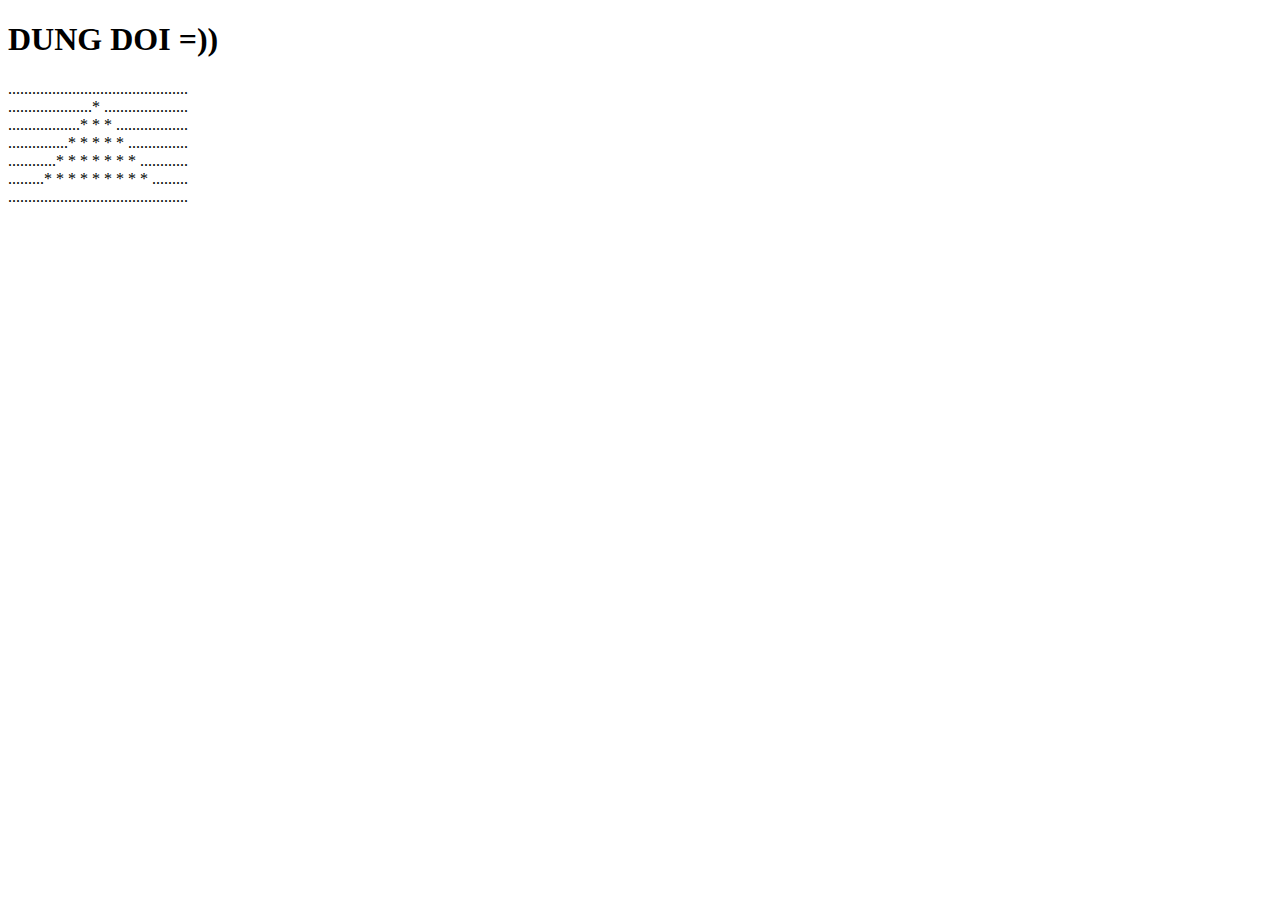
<file: SS4/Chấm bài tập checkpoint lớp/index.html>
<!DOCTYPE html>
<html lang="en">
  <head>
    <meta charset="UTF-8" />
    <meta http-equiv="X-UA-Compatible" content="IE=edge" />
    <meta name="viewport" content="width=device-width, initial-scale=1.0" />
    <title>Document</title>
  </head>
  <body>
    <div id="container">
      <h1>DUNG DOI =))</h1>
    </div>
    <script src="./app.js"></script>
  </body>
</html>
</file>
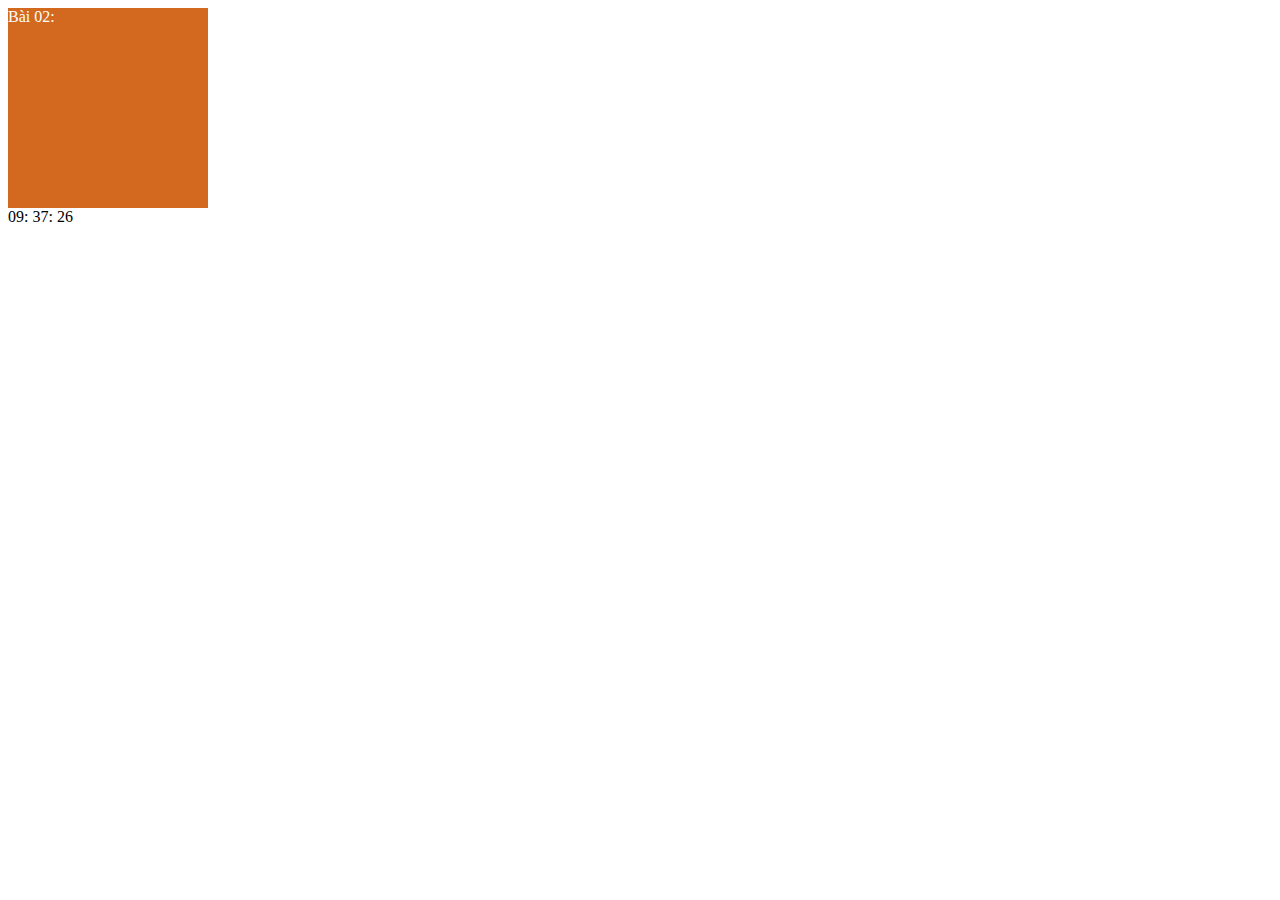
<file: SS5/Chữa bài checkpoint1/index.html>
<!DOCTYPE html>
<html lang="en">
  <head>
    <meta charset="UTF-8" />
    <meta http-equiv="X-UA-Compatible" content="IE=edge" />
    <meta name="viewport" content="width=device-width, initial-scale=1.0" />
    <title>Document</title>
  </head>
  <body>

    <div
      style="
        width: 200px;
        height: 200px;
        background-color: chocolate;
        color: #fff;
      "
      id="bai02"
    >
      Bài 02:
    </div>

    <div>
      <span id="hour">09</span>:
      <span id="minute">37</span>:
      <span id="second">26</span>
    </div>

    <script src="./app.js"></script>
  </body>
</html>
</file>
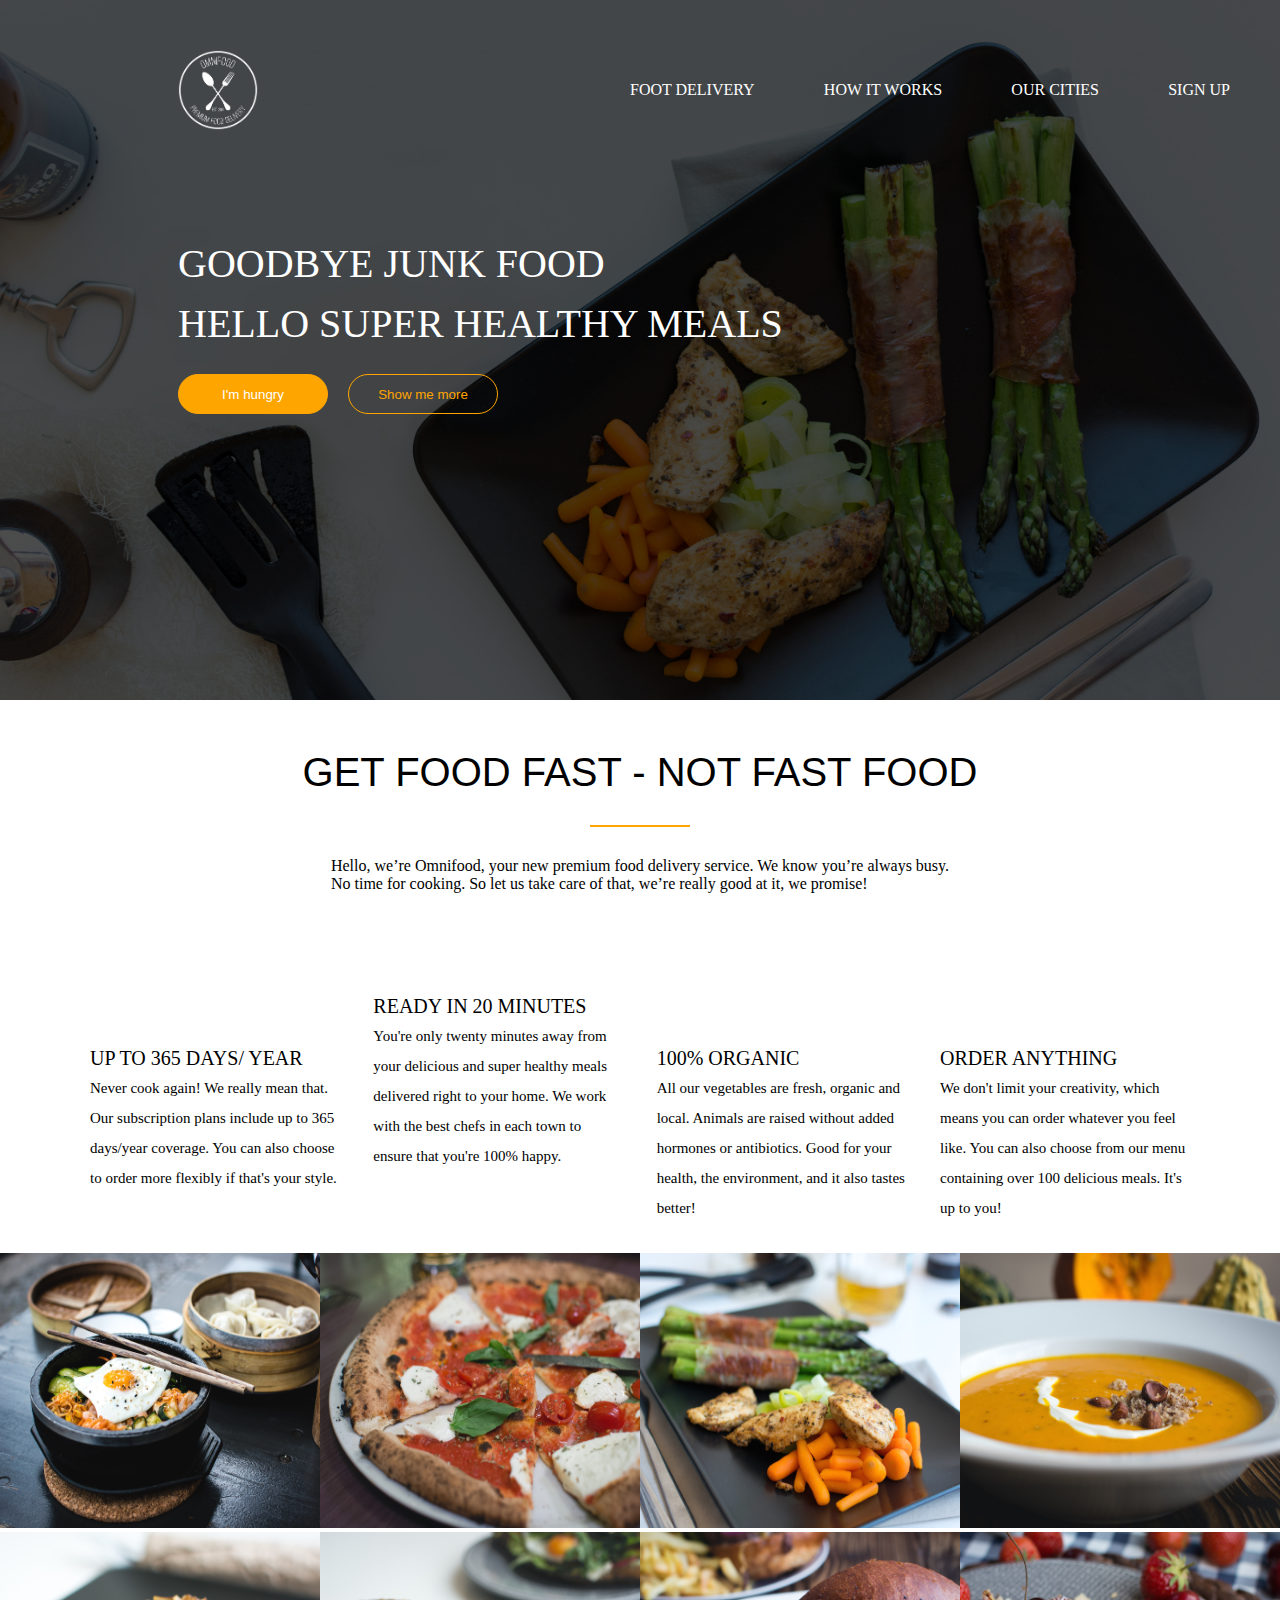
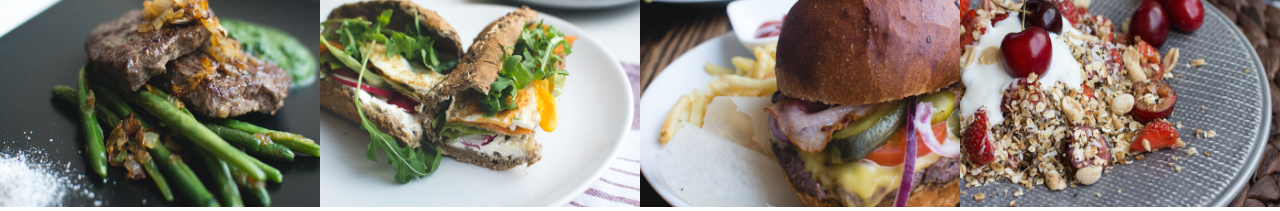
<file: SS2/OmniPage.html>
<!DOCTYPE html>
<html lang="en">

<head>
  <meta charset="UTF-8">
  <meta http-equiv="X-UA-Compatible" content="IE=edge">
  <meta name="viewport" content="width=device-width, initial-scale=1.0">
  <title>Omni Page</title>
  <link rel="stylesheet" href="./OmniPage.css">
  <link href="https://pro.fontawesome.com/releases/v5.12.0/css/all.css" rel="stylesheet">

</head>

<body>

  <!-- home menu -->
  <div class="home-menu">

    <!-- opacity làm mở ảnh -->
    <div class="opacity-menu"></div>

    <!-- nav menu -->
    <nav>

      <div class="max-width">

        <div class="logo">
          <a href="#">
            <img src="./images/logo-white.png" alt="Not found">
          </a>
        </div>

        <ul class="menu">
          <li>FOOT DELIVERY</li>
          <li>HOW IT WORKS</li>
          <li>OUR CITIES</li>
          <li>SIGN UP</li>
        </ul>

      </div>


    </nav>

    <!-- Content menu -->
    <div class="content-menu">
      <div class="text">
        <p>Goodbye junk food</p>
        <p>Hello super healthy meals</p>
      </div>

      <div class="multi-button">
        <button id="button1">I'm hungry</button>
        <button id="button2">Show me more</button>
      </div>
    </div>

  </div>




  <!-- Home content -->
  <div class="home-content">
    <div class="max-width">
      <p class="title">GET FOOD FAST - NOT FAST FOOD</p>
      <div class="orange-bar"></div>

      <div class="about">
        <p>
          Hello, we’re Omnifood, your new premium food delivery service. We know you’re always busy.</p>

        <p>No time for cooking. So let us take care of that, we’re really good at it, we promise!</p>
      </div>
    </div>

    <div class="content-boxes">
      <!-- khoi 1 -->
      <div class="content-box">
        <i class="far fa-infinity"></i>
        <p class="title">
          Up to 365 days/ year
        </p>
        <p>Never cook again! We really mean that. Our subscription plans include up to 365 days/year
          coverage. You can also choose to order more flexibly if that's your style.</p>
      </div>
      <!-- Khoi 2 -->
      <div class="content-box">
        <i class="fal fa-alarm-clock"></i>
        <p class="title">
          Ready in 20 minutes
        </p>
        <p>You're only twenty minutes away from your delicious and super healthy meals delivered right to
          your home. We work with the best chefs in each town to ensure that you're 100% happy.</p>
      </div>
      <!-- Khoi 3 -->
      <div class="content-box">
        <i class="fal fa-carrot"></i>
        <p class="title">100% organic</p>
        <p>All our vegetables are fresh, organic and local. Animals are raised without added hormones or
          antibiotics. Good for your health, the environment, and it also tastes better!</p>
      </div>
      <!-- Khoi 4 -->
      <div class="content-box">
        <i class="far fa-shopping-cart"></i>
        <p class="title">Order anything</p>
        <p>We don't limit your creativity, which means you can order whatever you feel like. You can also
          choose from our menu containing over 100 delicious meals. It's up to you!</p>
      </div>

    </div>

  </div>



  <!-- Home banner -->
  <div class="home-banner">
    <div class="banner-image"><img src="./images/1.jpg" alt="Not found"></div>
    <div class="banner-image"><img src="./images/2.jpg" alt="Not found"></div>
    <div class="banner-image"><img src="./images/3.jpg" alt="Not found"></div>
    <div class="banner-image"><img src="./images/4.jpg" alt="Not found"></div>
    <div class="banner-image"><img src="./images/5.jpg" alt="Not found"></div>
    <div class="banner-image"><img src="./images/6.jpg" alt="Not found"></div>
    <div class="banner-image"><img src="./images/7.jpg" alt="Not found"></div>
    <div class="banner-image"><img src="./images/8.jpg" alt="Not found"></div>

  </div>


</body>

</html>
</file>
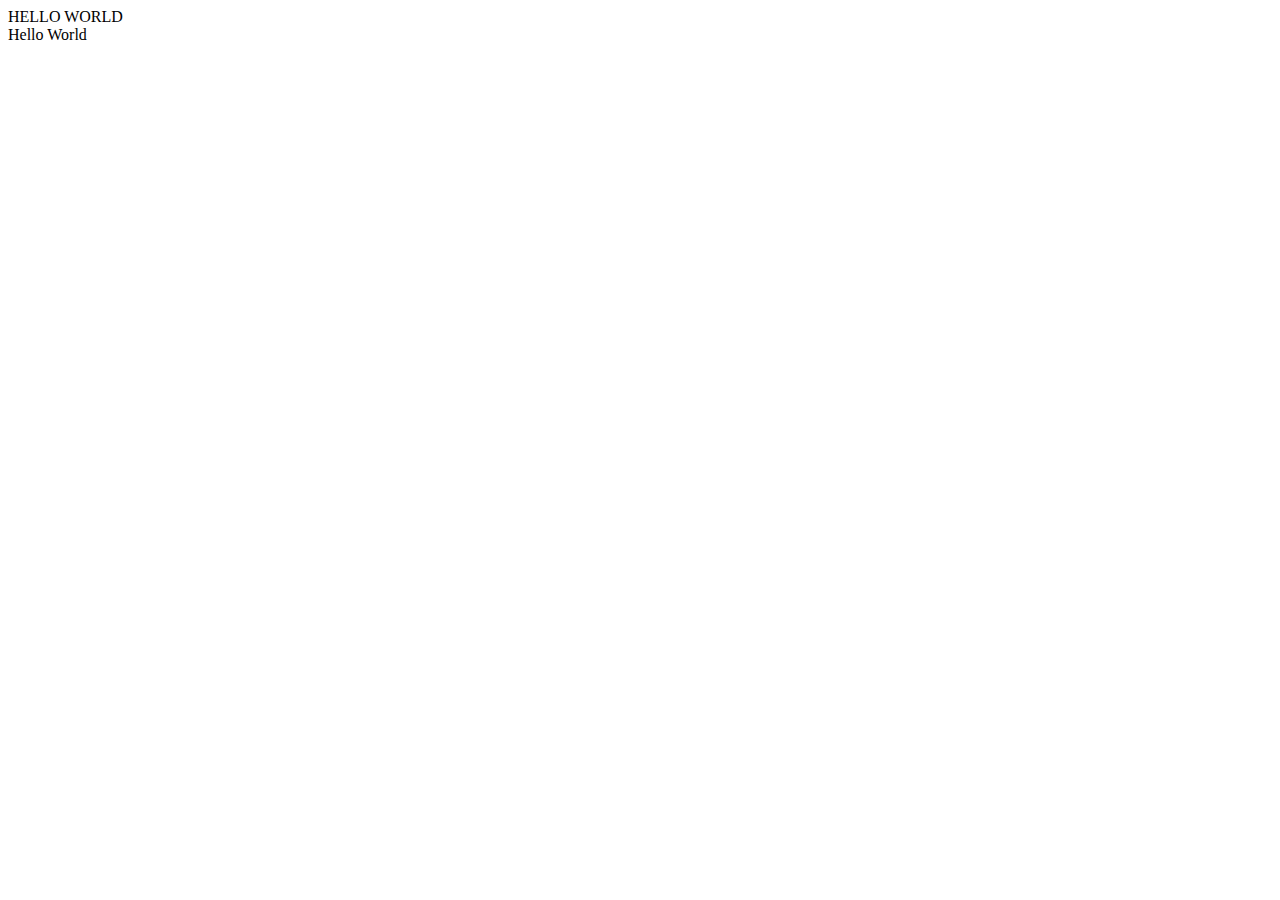
<file: SS4/Chấm bài tập checkpoint lớp/Quốc anh/index (1).html>
<!DOCTYPE html>
<html lang="en">
  <head>
    <meta charset="UTF-8" />
    <meta http-equiv="X-UA-Compatible" content="IE=edge" />
    <meta name="viewport" content="width=device-width, initial-scale=1.0" />
    <title>Document</title>
    <!-- <link rel="stylesheet" href="./app.css" /> -->
  </head>
  <body>
    <div
      id="mydiv"
      style="width: 200px; background: white"
      onmouseover="this.style.background='gray';"
      onmouseout="this.style.background='white';"
    >
      HELLO WORLD
    </div>
    <div class="div_hover">Hello World</div>

    <script src="./app.js"></script>
  </body>
</html>
</file>
<file: SS2/OmniPage.css>
/* ép kiểu trang web */
* {
  margin: 0;
  padding: 0;
  box-sizing: border-box;
  outline: none;
  border: none;
}

/* những phần style chung */
.max-width {
  max-width: 1300px;
  /* chiều ngang <= 1300px */
  padding: 50px;
  /* khoảng cách từ content -> border thẻ */
  margin: 0px auto;
}

.max-width .title {
  font-family: sans-serif;
  font-size: 40px;
  text-align: center;
}

.max-width .orange-bar {
  width: 100px;
  height: 2px;
  background-color: orange;
  margin-top: 30px;
}

/* ************************ */


/* home menu */
.home-menu {
  background-image: url(./images/hero.jpg);
  height: 700px;
  background-size: cover;
  color: #fff;

  position: relative;
  /* đặt mốc đây là tầng thứ  1*/
}

nav {
  margin-left: 10%;
}


nav .max-width {
  display: flex;
  flex-direction: row;
  justify-content: space-between;
}

nav .max-width .menu {
  display: flex;
  flex-direction: row;
  justify-content: space-between;
  width: 600px;
  height: 80px;
  align-items: center;
}

nav .max-width .menu li {
  list-style: none;
  cursor: pointer;
  transition: all 0.5s;
}

nav .max-width .menu li:hover {
  color: orange;
}

.max-width .logo img {
  width: 80px;
  height: 80px;
}

/* Style opacity-menu */
.opacity-menu {
  width: 100%;
  height: 100%;
  background-color: black;
  opacity: 0.7;


  /* phân tầng */
  position: absolute;
  z-index: 2;
}

.max-width .logo {
  z-index: 3;
}

.max-width .menu {
  z-index: 3;
}


/* stye content-menu */
.home-menu .content-menu {
  width: 900px;
  height: 200px;
  margin-left: 10%;
  padding: 50px;
  color: #fff;

  /* phân tầng cho nó */
  position: relative;
  /* đặt mốc tầng (nhưng ko thay đổi vị trí tầng) */
  z-index: 3;
}

.home-menu .content-menu .text p {
  text-transform: uppercase;
  font-size: 40px;
  font-weight: 150;
  line-height: 60px;
}

.content-menu .multi-button {
  width: 320px;
  margin-top: 20px;
  display: flex;
  flex-direction: row;
  justify-content: space-between;
}

.content-menu .multi-button button {
  width: 150px;
  height: 40px;
  background: none;
  border: 1px solid orange;
  border-radius: 30px;
  cursor: pointer;
}

#button1 {
  background-color: orange;
  color: #fff;
}

#button2 {
  color: orange;
}


/*  Home content */
.home-content {
  display: flex;
  flex-direction: column;
  align-items: center;
}

.home-content .max-width {
  display: flex;
  flex-direction: column;
  align-items: center;
}

.max-width .title {
  font-weight: 300;
}


.home-content .max-width .about {
  margin-top: 30px;
}



/* Box content */
.home-content .content-boxes {
  width: 1100px;
  display: flex;
  flex-direction: row;
  justify-content: space-between;

  margin-top: 30px;
}

.content-boxes .content-box {
  width: 250px;
  height: fit-content;
}

.content-boxes .content-box i {
  color: orange;
  font-size: 50px;
  line-height: 70px;
}

.content-boxes .content-box p {
  font-size: 15px;
  line-height: 30px;
  font-weight: 300;
}

.content-boxes .content-box .title {
  font-size: 20px;
  text-transform: uppercase;
}

/*  Home Banner */
.home-banner {
  margin-top: 30px;
  width: 100%;


  display: flex;
  flex-wrap: wrap;
  /* Khi phần tử không còn chỗ trên 1 hàng. -> tự động xuống hàng */

}

.home-banner .banner-image {
  width: 25%;
  height: 275x;


}

.home-banner .banner-image img {
  width: 100%;
  height: 275px;
  border: none;

}
</file>
